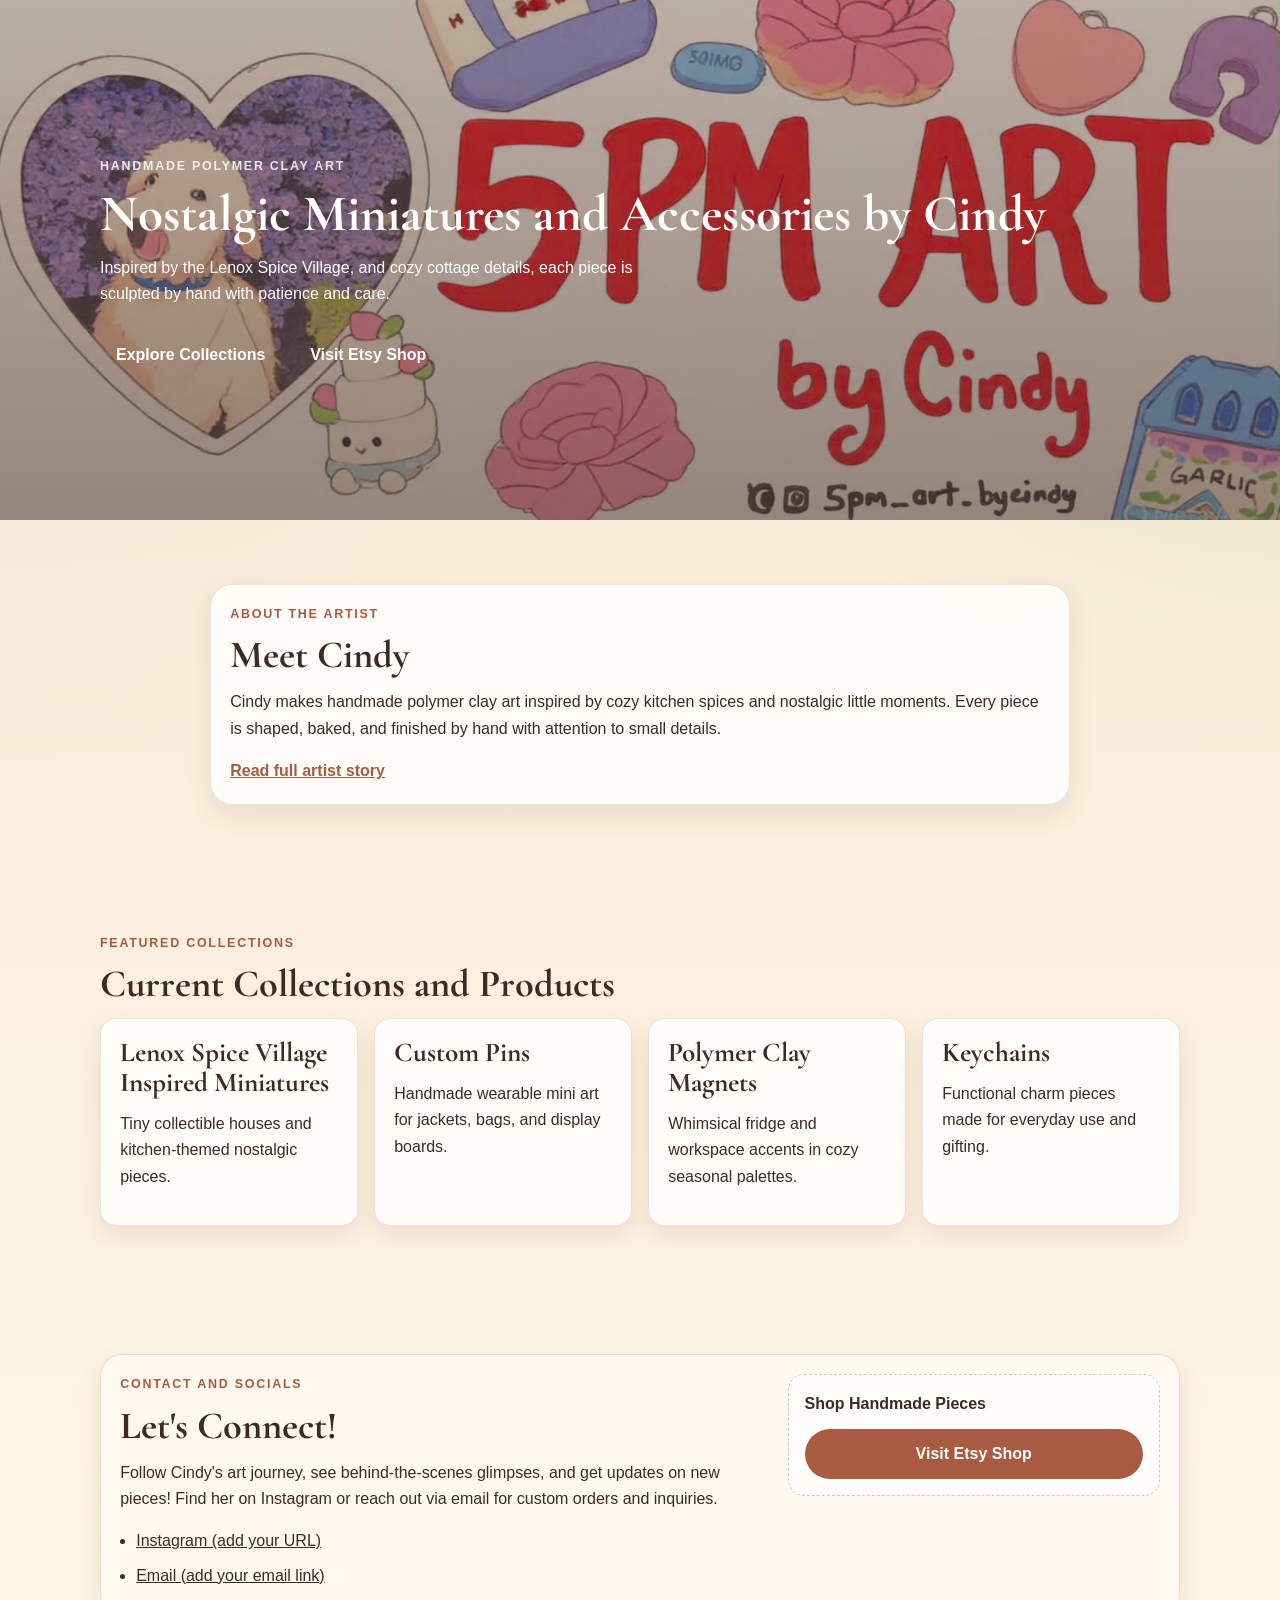
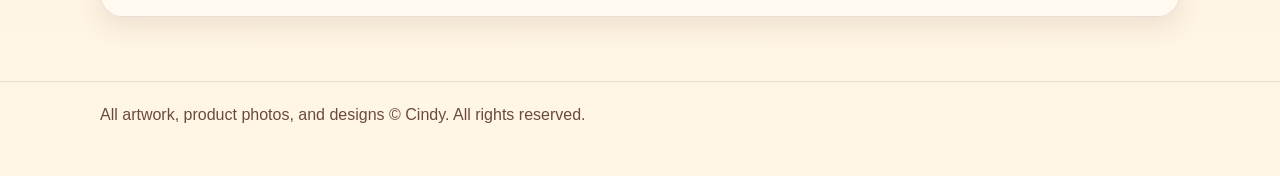
<file: index.html>
<!DOCTYPE html>
<html lang="en">
<head>
	<meta charset="UTF-8">
	<meta name="viewport" content="width=device-width, initial-scale=1.0">
	<title>5PM Art by Cindy | Handmade Polymer Clay Artist</title>
	<meta name="description" content="Cozy handmade polymer clay artwork by Cindy inspired by miniature charms.">

	<!-- google fonts-->
	<link rel="preconnect" href="https://fonts.googleapis.com">
	<link rel="preconnect" href="https://fonts.gstatic.com" crossorigin>
	<link href="https://fonts.googleapis.com/css2?family=Cormorant+Garamond:ital,wght@0,300..700;1,300..700&display=swap" rel="stylesheet">
	
	<!-- shared styles for all pages -->
	<link rel="stylesheet" href="assets/css/main.css">
</head>
<body>
	<a class="skip-link" href="#main-page">Skip to main content</a>

	<main id="main-page">
		<!-- main content -->
		<section id="hero" class="hero section">
			<img class="hero-bg" src="assets/images/CP%20IMAGES/main-banner.jpg" alt="">
			<div class="hero-overlay"></div>
			<div class="container hero-content">
				<p class="eyebrow">Handmade Polymer Clay Art</p>
				<h1>Nostalgic Miniatures and Accessories by Cindy</h1>
				<p class="hero-text">
					Inspired by the Lenox Spice Village, and cozy cottage details,
					each piece is sculpted by hand with patience and care.
				</p>
				<div class="hero-actions">
					<!-- buttons for collections and contact info-->
					<a class="btn btn-collection" href="#collections">Explore Collections</a>
					<a class="btn btn-contact" href="#contact">Visit Etsy Shop</a>
				</div>
			</div>
		</section>

		<!-- about: artist introduction -->
		<section id="about" class="section">
			<div class="container card panel card panel">
				<p class="eyebrow">About The Artist</p>
				<h2>Meet Cindy</h2>
				<p>
					Cindy makes handmade polymer clay art inspired by cozy kitchen spices and nostalgic little moments.
                    Every piece is shaped, baked, and finished by hand with attention to small details.
                </p>
				<a class="text-link" href="about.html">Read full artist story</a>
			</div>
		</section>

		<!-- featured collections -->
		<section id="collections" class="section">
			<div class="container">
				<p class="eyebrow">Featured Collections</p>
				<h2>Current Collections and Products</h2>
				<div class="collection-grid">
					<article class="card collection-card">
						<h3>Lenox Spice Village Inspired Miniatures</h3>
						<p>Tiny collectible houses and kitchen-themed nostalgic pieces.</p>
					</article>
					<article class="card collection-card">
						<h3>Custom Pins</h3>
						<p>Handmade wearable mini art for jackets, bags, and display boards.</p>
					</article>
					<article class="card collection-card">
						<h3>Polymer Clay Magnets</h3>
						<p>Whimsical fridge and workspace accents in cozy seasonal palettes.</p>
					</article>
					<article class="card collection-card">
						<h3>Keychains</h3>
						<p>Functional charm pieces made for everyday use and gifting.</p>
					</article>
				</div>
			</div>
		</section>

		<!-- contacts + etsy shop button -->
		<section id="contact" class="section">
			<div class="container contact-box">
				<div>
					<p class="eyebrow">Contact and Socials</p>
					<h2>Let's Connect!</h2>
					<p>
                        Follow Cindy's art journey, see behind-the-scenes glimpses, and get updates on new pieces!
                        Find her on Instagram or reach out via email for custom orders and inquiries.
					</p>
					<ul class="social-list">
						<li><a href="#" aria-label="Instagram link placeholder">Instagram (add your URL)</a></li>
						<li><a href="#" aria-label="Email placeholder">Email (add your email link)</a></li>
					</ul>
				</div>
				<div class="etsy-box">
					<p class="etsy-label">Shop Handmade Pieces</p>
					<a class="btn btn-etsy-shop" href="#" aria-label="Placeholder for etsy link">Visit Etsy Shop</a>
				</div>
			</div>
		</section>
	</main>

	<footer class="site-footer">
		<div class="container footer-wrap">
			<p>All artwork, product photos, and designs © Cindy. All rights reserved.</p>
		</div>
	</footer>
</body>
</html>
</file>
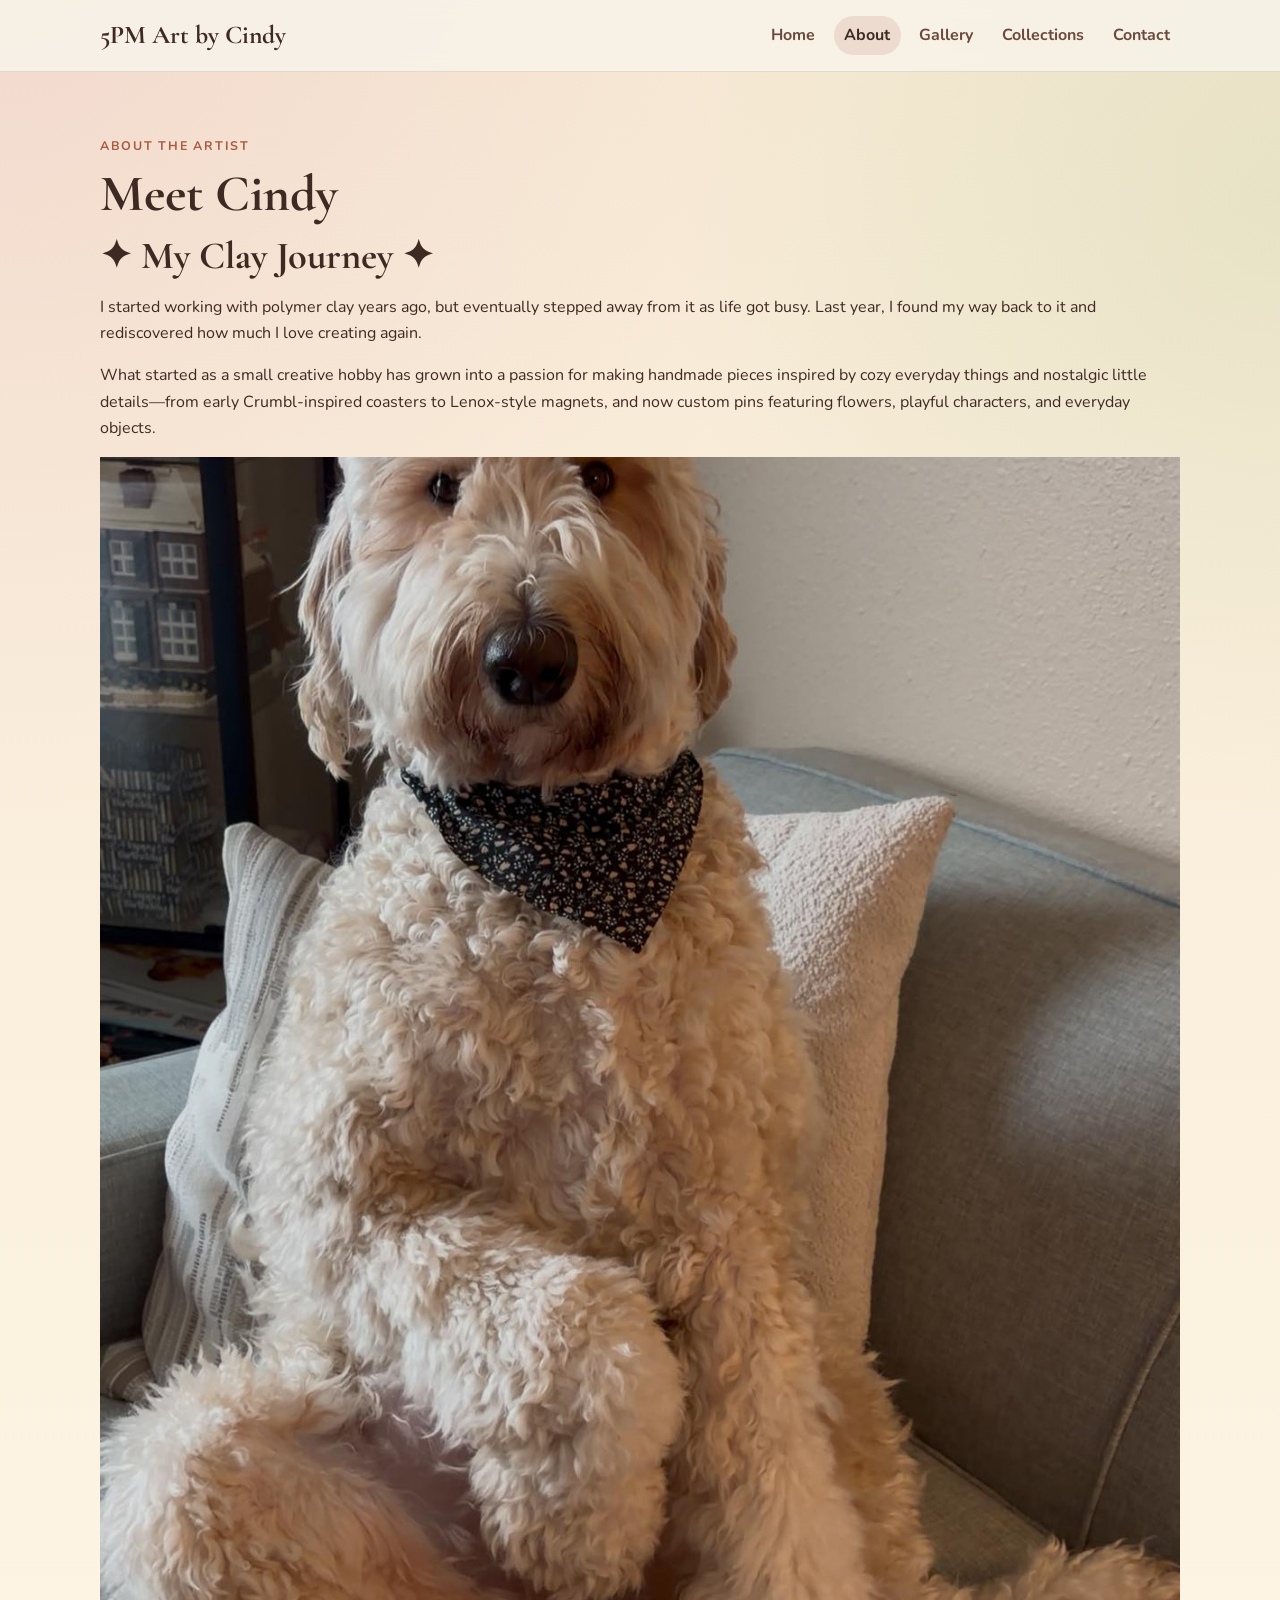
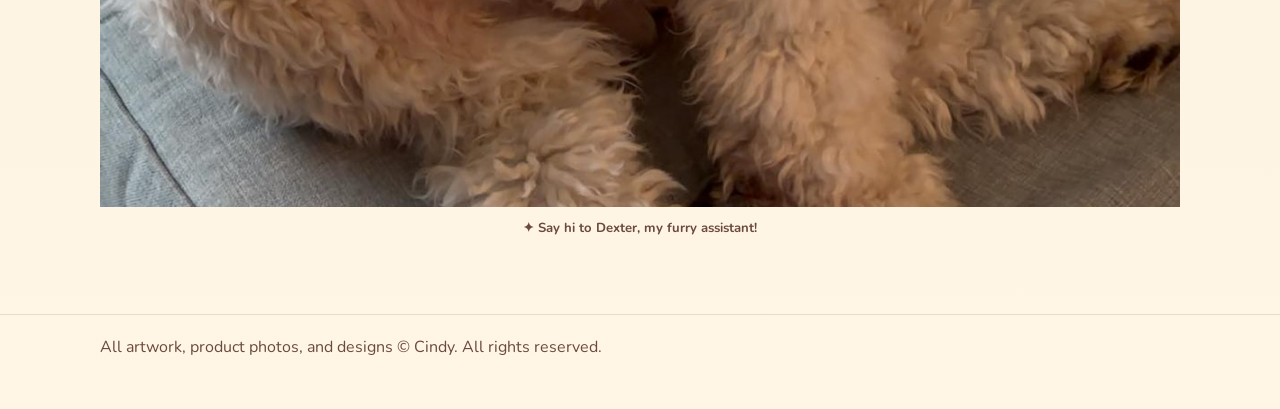
<file: about.html>
<!DOCTYPE html>
<html lang="en">
<head>
	<meta charset="UTF-8">
	<meta name="viewport" content="width=device-width, initial-scale=1.0">
	<title>Meet Cindy and the wonders of her art after 5PM🎨✨</title>
	<meta name="description" content="Learn about Cindy, the artist behind cozy handmade polymer clay miniatures and accessories.">

	<link rel="preconnect" href="https://fonts.googleapis.com">
	<link rel="preconnect" href="https://fonts.gstatic.com" crossorigin>
	<link href="https://fonts.googleapis.com/css2?family=Cormorant+Garamond:wght@600;700&family=Nunito:wght@400;600;700&display=swap" rel="stylesheet">
	<link rel="stylesheet" href="assets/css/main.css">
	<link rel="stylesheet" href="assets/css/about.css">
</head>
<body>
	<header class="site-header">
		<div class="container nav-wrap">
			<a class="brand" href="index.html">5PM Art by Cindy</a>
			<button class="menu-toggle" type="button" aria-expanded="false" aria-controls="site-nav" aria-label="Open menu">
				Menu
			</button>
			<nav id="site-nav" class="site-nav" aria-label="Primary navigation">
				<a href="index.html">Home</a>
				<a href="about.html" aria-current="page">About</a>
				<a href="index.html#gallery">Gallery</a>
				<a href="index.html#collections">Collections</a>
				<a href="index.html#contact">Contact</a>
			</nav>
		</div>
	</header>

	<main id="main-content">
		<section class="section">
			<div class="container">
				<p class="eyebrow">About The Artist</p>
				<h1>Meet Cindy</h1>
				<div class="about-info">
					<article class="about-card">
						<h2 class="about-title">✦ My Clay Journey ✦</h2>
						<p>
							I started working with polymer clay years ago, but eventually stepped away from it as life got busy. 
							Last year, I found my way back to it and rediscovered how much I love creating again.
						</p>
						<p>
							What started as a small creative hobby has grown into a passion for making handmade pieces 
							inspired by cozy everyday things and nostalgic little details—from early Crumbl-inspired coasters 
							to Lenox-style magnets, and now custom pins featuring flowers, playful characters, and everyday objects.
						</p>
					</article>

					<!-- dexter photo card -->
					<aside class="dexter-card">
						<img src="assets/images/CP%20IMAGES/dog-dexter.jpg" alt="Dexter, Cindy's dog" class="dexter-img">
						<p class="dexter-caption">✦ Say hi to Dexter, my furry assistant!</p>
					</aside>
				</div>
			</div>
		</section>
	</main>

	<footer class="site-footer">
		<div class="container footer-wrap">
			<p>All artwork, product photos, and designs © Cindy. All rights reserved.</p>
		</div>
	</footer>
</body>
</html>
</file>
<file: assets/css/main.css>
/*
  Main Styles
*/

:root {
  /* color palette */
  /* banner colors */
  --gray-indigo: #958ab8;
  --gray-magenta: #71616a;
  --light-yellow: #fbf7eb;
  --light-orange: #faf0e2;
  --pastel-red: #ee8e97;

  /* warm/autumn colors */
  --rose-dust: #c8a39e;
  --pumpkin: #c77746;
  --cream: #fff6e6;
  --dark-cream: #f7ead5;
  --brown-900: #3f2a23;
  --brown-700: #6b4a3d;
  --brown-500: #8a5c42;
  --terracotta: #a95b41;
  --sage: #8b9a75;
  --cherry: #d4282a;
  --ink: #2a2020;
  --ink-mid: #5a4a58;
  --soft-pink: #e8909b;
  --lavender: #958ab8;

  --shadow-soft: 0 10px 24px rgba(128, 76, 58, 0.12);
  --radius-lg: 22px;
  --radius-md: 16px;
  --max-width: 1080px;
}
* {
  box-sizing: border-box;
}

html {
  scroll-behavior: smooth;
}

body {
  margin: 0;
  font-family: "Nunito", sans-serif;
  color: var(--brown-900);
  background:
    radial-gradient(circle at 0% 0%, rgba(219, 142, 172, 0.18), transparent 35%),
    radial-gradient(circle at 100% 10%, rgba(165, 189, 130, 0.2), transparent 28%),
    linear-gradient(180deg, var(--dark-cream), var(--cream));
  line-height: 1.65;
}

h1,
h2,
h3 {
  font-family: "Cormorant Garamond", serif;
  line-height: 1.1;
  margin: 0 0 0.8rem;
  color: var(--brown-900);
}

h1 {
  font-size: clamp(2.2rem, 4vw, 4rem);
}

h2 {
  font-size: clamp(1.8rem, 3vw, 2.8rem);
}

h3 {
  font-size: clamp(1.3rem, 2.2vw, 1.7rem);
}

p {
  margin: 0 0 1rem;
}

a {
  color: inherit;
}

.container {
  width: min(var(--max-width), 92%);
  margin: 0 auto;
}

.section {
  padding: 4rem 0;
}

.text-link {
  font-weight: 700;
  color: var(--terracotta);
}

.skip-link {
  position: absolute;
  left: -999px;
  top: 0;
  background: var(--pumpkin);
  color: #fff;
  padding: 0.6rem 0.9rem;
  border-radius: 0 0 10px 0;
}

.skip-link:focus {
  left: 0;
}

.site-header {
  position: sticky;
  top: 0;
  z-index: 20;
  border-bottom: 1px solid rgba(63, 42, 35, 0.12);
  background: rgba(248, 242, 232, 0.9);
  backdrop-filter: blur(8px);
}

.nav-wrap {
  display: flex;
  align-items: center;
  justify-content: space-between;
  gap: 1rem;
  padding: 0.9rem 0;
}

.site-nav {
  display: flex;
  flex-wrap: wrap;
  gap: 0.5rem;
}

.site-nav a {
  text-decoration: none;
  font-weight: 700;
  color: var(--brown-700);
  padding: 0.4rem 0.65rem;
  border-radius: 999px;
}

.site-nav a:hover,
.site-nav a:focus-visible,
.site-nav a[aria-current="page"] {
  background: rgba(169, 91, 65, 0.14);
  color: var(--brown-900);
}

.brand {
  font-family: "Cormorant Garamond", serif;
  font-weight: 700;
  font-size: 1.6rem;
  text-decoration: none;
}

.menu-toggle {
  display: none;
  border: 1px solid rgba(63, 42, 35, 0.2);
  background: #fff;
  color: var(--brown-900);
  border-radius: 999px;
  padding: 0.35rem 0.8rem;
  font-weight: 700;
}

.panel {
  max-width: 860px;
}

.card {
  background: rgba(255, 255, 255, 0.8);
  border: 1px solid rgba(63, 42, 35, 0.12);
  border-radius: var(--radius-lg);
  box-shadow: var(--shadow-soft);
  padding: 1.2rem;
}

.hero {
  position: relative;
  min-height: 520px;
  display: flex;
  align-items: center;
  overflow: hidden;
  padding: 0;
}

.hero-bg {
  position: absolute;
  inset: 0;
  width: 100%;
  height: 100%;
  object-fit: cover;
  object-position: center;
  z-index: 0;
}

.hero-overlay {
  position: absolute;
  inset: 0;
  background: linear-gradient(
    to bottom,
    rgba(63, 42, 35, 0.35) 0%,
    rgba(63, 42, 35, 0.55) 100%
  );
  z-index: 1;
}

.hero-content {
  position: relative;
  z-index: 2;
  padding: 5rem 0 4rem;
  color: #fff;
}

.hero-content h1,
.hero-content h2,
.hero-content h3 {
  color: #fff;
}

.hero-content .eyebrow {
  color: rgba(255, 255, 255, 0.85);
}

.hero-text {
  max-width: 62ch;
}

.hero-actions {
  display: flex;
  flex-wrap: wrap;
  gap: 0.8rem;
  margin-top: 1.4rem;
}

.hero-card {
  background: linear-gradient(180deg, rgba(255, 255, 255, 0.9), rgba(200, 163, 158, 0.2));
  border: 1px solid rgba(63, 42, 35, 0.1);
  border-radius: var(--radius-lg);
  box-shadow: var(--shadow-soft);
  padding: 1.2rem;
}

.hero-card ul {
  margin: 0;
  padding-left: 1.1rem;
}

.eyebrow {
  text-transform: uppercase;
  letter-spacing: 0.14em;
  font-size: 0.78rem;
  color: var(--terracotta);
  font-weight: 700;
  margin-bottom: 0.6rem;
}

.btn {
  display: inline-block;
  text-decoration: none;
  border-radius: 999px;
  padding: 0.75rem 1rem;
  font-weight: 700;
  transition: transform 180ms ease;
}

.btn:hover,
.btn:focus-visible {
  transform: translateY(-2px);
}

.btn-primary {
  background: var(--terracotta);
  color: #fff;
}

.btn-etsy-shop {
  background: var(--terracotta);
  color: #fff;
  width: 100%;
  text-align: center;
}

.btn-outline {
  border: 1px solid rgba(63, 42, 35, 0.25);
  background: #fff;
}

.gallery-grid {
  display: grid;
  grid-template-columns: repeat(3, minmax(0, 1fr));
  gap: 1rem;
}

.gallery-tile {
  min-height: 180px;
  border-radius: var(--radius-md);
  border: 1px solid rgba(63, 42, 35, 0.11);
  box-shadow: var(--shadow-soft);
  background:
    linear-gradient(160deg, rgba(248, 242, 232, 0.8), rgba(255, 255, 255, 0.95)),
    repeating-linear-gradient(45deg, rgba(139, 154, 117, 0.08) 0 10px, rgba(199, 119, 70, 0.08) 10px 20px);
  padding: 1.1rem;
}

.collection-grid {
  display: grid;
  grid-template-columns: repeat(auto-fit, minmax(220px, 1fr));
  gap: 1rem;
}

.collection-card {
  border-radius: var(--radius-md);
}

.contact-box {
  background: rgba(255, 250, 242, 0.88);
  border: 1px solid rgba(63, 42, 35, 0.12);
  box-shadow: var(--shadow-soft);
  border-radius: var(--radius-lg);
  display: grid;
  grid-template-columns: 1.4fr 0.8fr;
  gap: 1rem;
  padding: 1.2rem;
}

.social-list {
  margin: 0;
  padding-left: 1rem;
}

.social-list li {
  margin-bottom: 0.5rem;
}

.etsy-box {
  border-radius: var(--radius-md);
  border: 1px dashed rgba(63, 42, 35, 0.25);
  background: rgba(255, 255, 255, 0.7);
  padding: 1rem;
  align-self: start;
}

.etsy-label {
  font-weight: 700;
  margin-bottom: 0.7rem;
}

.site-footer {
  padding: 1.2rem 0 2rem;
  border-top: 1px solid rgba(63, 42, 35, 0.12);
}

.footer-wrap {
  display: flex;
  justify-content: space-between;
  gap: 1rem;
  flex-wrap: wrap;
  color: var(--brown-700);
}

.footer-nav {
  display: flex;
  gap: 0.8rem;
}
</file>
<file: assets/css/about.css>
.about-title {
  margin-bottom: 1rem;
}

/* about blog layout */
.about-blog {
  display: grid;
  grid-template-columns: 1fr 280px;
  gap: 1.4rem;
  align-items: start;
  margin-top: 1.2rem;
}

.blog-post {
  background: rgba(255, 255, 255, 0.85);
  padding: 1.8rem;
  border-left: 4px solid var(--terracotta);
}

.blog-date {
  font-size: 0.78rem;
  text-transform: uppercase;
  letter-spacing: 0.1em;
  color: var(--brown-500);
  margin-bottom: 0.4rem;
}

.blog-title {
  margin-bottom: 1rem;
  color: var(--brown-900);
}

.dexter-card {
  padding: 0;
  overflow: hidden;
  text-align: center;
}

.dexter-img {
  display: block;
  width: 100%;
  aspect-ratio: 4 / 5;
  object-fit: cover;
  object-position: center;
}

.dexter-caption {
  font-size: 0.82rem;
  font-weight: 700;
  color: var(--brown-700);
  padding: 0.65rem 0.8rem;
  margin: 0;
}
</file>
